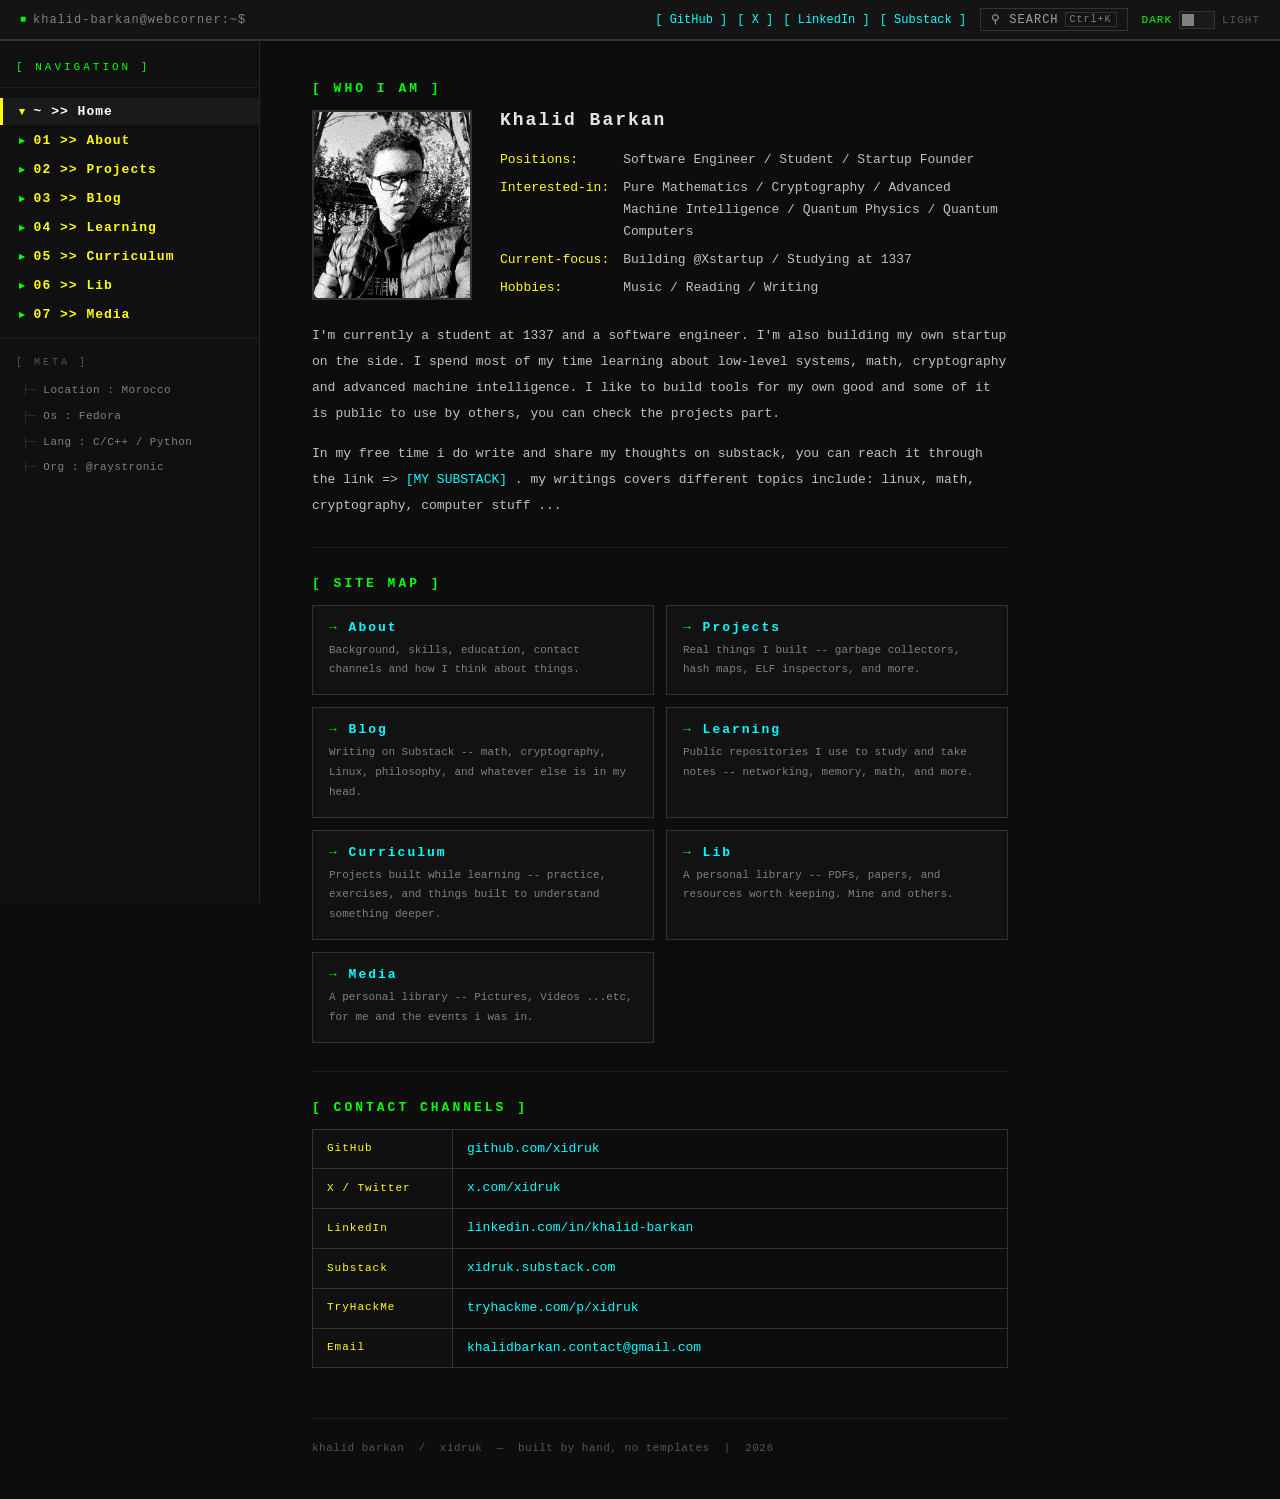
<file: index.html>
<!DOCTYPE html>
<html>
<head>
  <meta charset="UTF-8">
  <meta name="viewport" content="width=device-width, initial-scale=1.0">
  <title>Khalid BARKAN</title>
  <link rel="stylesheet" href="front_logic/styles.css">
</head>
<body>

  <div id="topbar">
    <div id="topbar-left">
      <button id="sidebar-toggle" aria-label="Toggle navigation">&#9776;</button>
      <span>&#9632;</span>
      khalid-barkan@webcorner:~$
    </div>
    <div id="topbar-right">
      <div id="social-links">
        <a href="https://github.com/xidruk" target="_blank">[ GitHub ]</a>
        <a href="https://x.com/xidruk" target="_blank">[ X ]</a>
        <a href="https://www.linkedin.com/in/khalid-barkan-36a628365/" target="_blank">[ LinkedIn ]</a>
        <a href="https://xidruk.substack.com/" target="_blank">[ Substack ]</a>
      </div>
      <button id="search-trigger" title="Search (Ctrl+K)">
        &#9906; SEARCH <span class="search-kbd">Ctrl+K</span>
      </button>
      <div class="theme-switch-wrap" title="Toggle light / dark" id="theme-switch-track">
        <span class="switch-label-dark">DARK</span>
        <div class="switch-track">
          <div class="switch-knob"></div>
        </div>
        <span class="switch-label-light">LIGHT</span>
      </div>
    </div>
  </div>

  <div id="layout">

    <div id="sidebar">
      <div id="sidebar-title">[ NAVIGATION ]</div>
      <div class="toc-item-wrap">
        <a class="toc-nav-link toc-home-link" data-page="home">~ &gt;&gt; Home</a>
      </div>
      <div class="toc-item-wrap">
        <a class="toc-nav-link" data-page="about">01 &gt;&gt; About</a>
      </div>
      <div class="toc-item-wrap">
        <a class="toc-nav-link" data-page="projects">02 &gt;&gt; Projects</a>
      </div>
      <div class="toc-item-wrap">
        <a class="toc-nav-link" data-page="blog">03 &gt;&gt; Blog</a>
      </div>
      <div class="toc-item-wrap">
        <a class="toc-nav-link" data-page="learning">04 &gt;&gt; Learning</a>
      </div>
      <div class="toc-item-wrap">
        <a class="toc-nav-link" data-page="curriculum">05 &gt;&gt; Curriculum</a>
      </div>
      <div class="toc-item-wrap">
        <a class="toc-nav-link" data-page="lib">06 &gt;&gt; Lib</a>
      </div>
      <div class="toc-item-wrap">
        <a class="toc-nav-link" data-page="media">07 &gt;&gt; Media</a>
      </div>
      <span class="toc-status">[ META ]</span>
      <span class="toc-meta-item">Location : Morocco</span>
      <span class="toc-meta-item">Os : Fedora</span>
      <span class="toc-meta-item">Lang : C/C++ / Python</span>
      <span class="toc-meta-item">Org : @raystronic</span>
    </div>

    <div id="main">

      <div class="page hidden" id="page-home">

        <div class="section-label">[ WHO I AM ]</div>
        <div class="home-bio-row">
          <div class="home-pic-wrap">
            <img src="front_logic/my_pic.png" alt="Khalid BARKAN">
          </div>
          <div class="home-identity">
            <div class="home-identity-name">Khalid Barkan</div>
            <table class="identity-table">
              <tr>
                <td>Positions</td>
                <td>Software Engineer / Student / Startup Founder</td>
              </tr>
              <tr>
                <td>Interested-in</td>
                <td>Pure Mathematics / Cryptography / Advanced Machine Intelligence / Quantum Physics / Quantum Computers</td>
              </tr>
              <tr>
                <td>Current-focus</td>
                <td>Building @Xstartup / Studying at 1337</td>
              </tr>
              <tr>
                <td>Hobbies</td>
                <td>Music / Reading / Writing</td>
              </tr>
            </table>
          </div>
        </div>

        <div class="home-bio-text" style="margin-bottom: 20px;">
          <p>
          I'm currently a student at 1337 and a software engineer. I'm also building my own startup on the side. 
          I spend most of my time learning about low-level systems, math, cryptography and advanced machine intelligence. 
          I like to build tools for my own good and some of it is public to use by others, you can check the projects part.
          </p>
          <p style="margin-top: 14px;">
            In my free time i do write and share my thoughts on substack, you can reach it through the link => 
            <a href="https://xidruk.substack.com/" target="_blank">[MY SUBSTACK]</a>
            . my writings covers different topics include: linux, math, cryptography, computer stuff ...
          </p>
        </div>

        <hr>

        <div class="section-label">[ SITE MAP ]</div>
        <div class="home-nav-grid">
          <div class="home-nav-card" data-page="about">
            <div class="home-nav-card-title">About</div>
            <div class="home-nav-card-desc">Background, skills, education, contact channels and how I think about things.</div>
          </div>
          <div class="home-nav-card" data-page="projects">
            <div class="home-nav-card-title">Projects</div>
            <div class="home-nav-card-desc">Real things I built -- garbage collectors, hash maps, ELF inspectors, and more.</div>
          </div>
          <div class="home-nav-card" data-page="blog">
            <div class="home-nav-card-title">Blog</div>
            <div class="home-nav-card-desc">Writing on Substack -- math, cryptography, Linux, philosophy, and whatever else is in my head.</div>
          </div>
          <div class="home-nav-card" data-page="learning">
            <div class="home-nav-card-title">Learning</div>
            <div class="home-nav-card-desc">Public repositories I use to study and take notes -- networking, memory, math, and more.</div>
          </div>
          <div class="home-nav-card" data-page="curriculum">
            <div class="home-nav-card-title">Curriculum</div>
            <div class="home-nav-card-desc">Projects built while learning -- practice, exercises, and things built to understand something deeper.</div>
          </div>
          <div class="home-nav-card" data-page="lib">
            <div class="home-nav-card-title">Lib</div>
            <div class="home-nav-card-desc">A personal library -- PDFs, papers, and resources worth keeping. Mine and others.</div>
          </div>
          <div class="home-nav-card" data-page="media">
            <div class="home-nav-card-title">Media</div>
            <div class="home-nav-card-desc">A personal library -- Pictures, Videos ...etc, for me and the events i was in.</div>
          </div>
        </div>

        <hr>

        <div class="section-label">[ CONTACT CHANNELS ]</div>
        <table class="contact-table">
          <tr>
            <td>GitHub</td>
            <td><a href="https://github.com/xidruk" target="_blank">github.com/xidruk</a></td>
          </tr>
          <tr>
            <td>X / Twitter</td>
            <td><a href="https://x.com/xidruk" target="_blank">x.com/xidruk</a></td>
          </tr>
          <tr>
            <td>LinkedIn</td>
            <td><a href="https://www.linkedin.com/in/khalid-barkan-36a628365/" target="_blank">linkedin.com/in/khalid-barkan</a></td>
          </tr>
          <tr>
            <td>Substack</td>
            <td><a href="https://xidruk.substack.com/" target="_blank">xidruk.substack.com</a></td>
          </tr>
          <tr>
            <td>TryHackMe</td>
            <td><a href="https://tryhackme.com/p/xidruk" target="_blank">tryhackme.com/p/xidruk</a></td>
          </tr>
          <tr>
            <td>Email</td>
            <td><a href="mailto:khalidbarkan.contact@gmail.com">khalidbarkan.contact@gmail.com</a></td>
          </tr>
        </table>

        <div id="footer">
          khalid barkan &nbsp;/&nbsp; xidruk &nbsp;&mdash;&nbsp;
          built by hand, no templates &nbsp;|&nbsp; <span id="footer-year"></span>
        </div>

      </div>

      <div class="page hidden" id="page-about">

        <div class="section-label">[ 01 -- ABOUT ]</div>

        <div class="section-label-sub">$> EDUCATION :</div>
        <table class="data-table">
          <thead>
            <tr>
              <th>Institution</th>
              <th>Period</th>
              <th>Status</th>
            </tr>
          </thead>
          <tbody>
            <tr>
              <td>1337 Coding School</td>
              <td>2024-Present</td>
              <td class="status-active">enrolled</td>
            </tr>
            <tr>
              <td>Sultan Moulay Slimane University</td>
              <td>2021-2023</td>
              <td class="status-drop">dropped out</td>
            </tr>
            <tr>
              <td>EMSET-P >? Moroccan Specialized School of Technical Education</td>
              <td>2022-2024</td>
              <td class="status-done">graduated</td>
            </tr>
          </tbody>
        </table>

        <div class="section-label-sub">$> CERTIFICATIONS & DEGREES : </div>
        <table class="data-table">
          <thead>
            <tr>
              <th>Title</th>
              <th>Institution</th>
              <th>Year</th>
            </tr>
          </thead>
          <tbody>
            <tr>
              <td>TSDI-Bac+2 Technical Degree</td>
              <td>EMSET-P</td>
              <td>2024</td>
            </tr>
          </tbody>
        </table>

        <div class="section-label-sub">$> TECHNICAL SKILLS :</div>
        <table class="data-table">
          <thead>
            <tr>
              <th>Category</th>
              <th>Stack</th>
            </tr>
          </thead>
          <tbody>
            <tr>
              <td>Languages</td>
              <td>C, C++, Python, Bash</td>
            </tr>
            <tr>
              <td>Platforms</td>
              <td>Linux</td>
            </tr>
            <tr>
              <td>Containerization</td>
              <td>Docker</td>
            </tr>
            <tr>
              <td>Version Control</td>
              <td>Git, GitHub</td>
            </tr>
          </tbody>
        </table>

        <div class="section-label-sub">$> SPOKEN LANGUAGES :</div>
        <table class="data-table">
          <thead>
            <tr>
              <th>Language</th>
              <th>Level</th>
            </tr>
          </thead>
          <tbody>
            <tr>
              <td>Arabic</td>
              <td>native</td>
            </tr>
            <tr>
              <td>Tamazight</td>
              <td>native</td>
            </tr>
            <tr>
              <td>English</td>
              <td>working proficiency</td>
            </tr>
          </tbody>
        </table>

        <div class="section-label-sub">$> CONTACT CHANNELS :</div>
        <table class="contact-table">
          <tr>
            <td>GitHub</td>
            <td><a href="https://github.com/xidruk" target="_blank">github.com/xidruk</a></td>
          </tr>
          <tr>
            <td>X / Twitter</td>
            <td><a href="https://x.com/xidruk" target="_blank">x.com/xidruk</a></td>
          </tr>
          <tr>
            <td>LinkedIn</td>
            <td><a href="https://www.linkedin.com/in/khalid-barkan-36a628365/" target="_blank">linkedin.com/in/khalid-barkan</a></td>
          </tr>
          <tr>
            <td>Substack</td>
            <td><a href="https://xidruk.substack.com/" target="_blank">xidruk.substack.com</a></td>
          </tr>
          <tr>
            <td>TryHackMe</td>
            <td><a href="https://tryhackme.com/p/xidruk" target="_blank">tryhackme.com/p/xidruk</a></td>
          </tr>
          <tr>
            <td>Email</td>
            <td><a href="mailto:khalidbarkan.contact@gmail.com">khalidbarkan.contact@gmail.com</a></td>
          </tr>
        </table>

      </div>

      <div class="page hidden" id="page-projects">

        <div class="section-label">[ 02 -- PROJECTS ]</div>

        <div class="home-bio-text" style="margin-bottom: 16px;">
          <p>
            These are projects I built to solve problems I actually faced or to train myself
            on technologies and techniques I was learning. Each one has a real reason behind it.
          </p>
          <p style="margin-top: 10px; color: var(--text-faint); font-size: 12px;">
            CTC :: Call to Contribute -- if you want to contribute to any of these projects,
            contributions are open and welcome on GitHub.
          </p>
          <div class="suk-note">
            <span class="suk-label">SUK</span>
            <span>Shortcuts Unlocking Key :
              <span class="status-live">live</span> == project is finished and live to use &nbsp;&nbsp;
              <span class="status-underdev">underdev</span> == currently under development &nbsp;&nbsp;
              <span class="dlink">[DLink]</span> == direct link to the resource
            </span>
          </div>
        </div>

        <table class="data-table">
          <thead>
            <tr>
              <th>Project</th>
              <th>Description</th>
              <th>Tools</th>
              <th>Status</th>
              <th>Link</th>
            </tr>
          </thead>
          <tbody>
            <tr>
              <td>garbage-collector</td>
              <td>Lightweight GC for C, C++, Python</td>
              <td>C, Make</td>
              <td><span class="status-live">live</span></td>
              <td><a href="#" target="_blank" class="dlink">[DLink]</a></td>
            </tr>
            <tr>
              <td>hash-map</td>
              <td>Key-value store implementation</td>
              <td>C, Make</td>
              <td><span class="status-live">live</span></td>
              <td><a href="#" target="_blank" class="dlink">[DLink]</a></td>
            </tr>
            <tr>
              <td>xt3-tree</td>
              <td>Tree command clone with colors and file sizes</td>
              <td>C, Make</td>
              <td><span class="status-live">live</span></td>
              <td><a href="#" target="_blank" class="dlink">[DLink]</a></td>
            </tr>
            <tr>
              <td>finsp</td>
              <td>File inspector</td>
              <td>Python, C, Make</td>
              <td><span class="status-underdev">underdev</span></td>
              <td><a href="#" target="_blank" class="dlink">[DLink]</a></td>
            </tr>
          </tbody>
        </table>

      </div>

      <div class="page hidden" id="page-blog">
        <div class="section-label">[ 03 -- BLOG ]</div>
        <p style="color: var(--text-muted); font-size: 13px; line-height: 2;">check my blog on Substack : <a href="https://xidruk.substack.com/" target="_blank" >https://xidruk.substack.com/</a></p>
      </div>

      <div class="page hidden" id="page-learning">

        <div class="section-label">[ 04 -- LEARNING ]</div>

        <div class="home-bio-text" style="margin-bottom: 16px;">
          <p>
            These are learning resources I built for myself while studying. I write them down,
            structure them, and make them public so others can read and benefit from them too.
            Every resource here started as personal notes and turned into something shareable.
          </p>
          <p style="margin-top: 10px; color: var(--text-faint); font-size: 12px;">
            CTC :: Call to Contribute -- if you want to contribute to any of these projects,
            contributions are open and welcome on GitHub.
          </p>
          <div class="suk-note">
            <span class="suk-label">SUK</span>
            <span>Shortcuts Unlocking Key :
              <span class="status-live">finished</span> == writing is complete and public &nbsp;&nbsp;
              <span class="status-underdev">underwriting</span> == currently being written &nbsp;&nbsp;
              <span class="dlink">[DLink]</span> == direct link to the resource
            </span>
          </div>
        </div>

        <table class="data-table">
          <thead>
            <tr>
              <th>Title</th>
              <th>Core Concepts</th>
              <th>Status</th>
              <th>Link</th>
            </tr>
          </thead>
          <tbody>
            <tr>
              <td>Math Quest</td>
              <td>A structured quest to understand and learn mathematics from the ground up, foundations, logic, algebra, calculus and beyond</td>
              <td><span class="status-underdev">underwriting</span></td>
              <td><a href="https://github.com/xidruk/" target="_blank" class="dlink">[DLink]</a></td>
            </tr>
            <tr>
              <td>Network Programming</td>
              <td>Hands-on software side of networking, sockets, protocols, system calls, building and interacting with networked applications in code</td>
              <td><span class="status-underdev">underwriting</span></td>
              <td><a href="https://github.com/xidruk/" target="_blank" class="dlink">[DLink]</a></td>
            </tr>
            <tr>
              <td>DSA</td>
              <td>Data structures and algorithms, arrays, linked lists, trees, graphs, sorting, searching, complexity analysis</td>
              <td><span class="status-underdev">underwriting</span></td>
              <td><a href="https://github.com/xidruk/" target="_blank" class="dlink">[DLink]</a></td>
            </tr>
            <tr>
              <td>Computer Networking</td>
              <td>Computer networking from scratch, IP, TCP/UDP, DNS, HTTP, routing, subnetting, OSI model, how the internet actually works</td>
              <td><span class="status-live">finished</span></td>
              <td><a href="https://github.com/xidruk/computer-networking" target="_blank" class="dlink">[DLink]</a></td>
            </tr>
          </tbody>
        </table>

      </div>

      <div class="page hidden" id="page-curriculum">

        <div class="section-label">[ 05 -- CURRICULUM ]</div>

      <div class="home-bio-text" style="margin-bottom: 24px;">
        <p>
          Projects and assignments completed as part of formal curricula, schools, universities, and online programs.
          These are not personal projects, they are structured learning paths with defined objectives.
        </p>
        <div class="suk-note">
          <span class="suk-label">SUK</span>
          <span>Shortcuts Unlocking Key :
            <span class="status-live">finished</span> == project completed &nbsp;&nbsp;
            <span class="status-underdev">underdev</span> == still in progress &nbsp;&nbsp;
            <span class="dlink">[DLink]</span> == direct link to the resource
          </span>
        </div>
      </div>

        <div class="section-label-sub">$> 42 NETWORK: 1337 CODING SCHOOL </div>
        <div class="home-bio-text" style="margin-bottom: 12px;">
          <p>
            1337 is part of the 42 Network, a peer-to-peer programming school with no teachers and no lectures.
            Everything is project-based. You figure it out or you don't move forward.
          </p>
        </div>
        <table class="data-table">
          <thead>
            <tr>
              <th>Project</th>
              <th>Description</th>
              <th>Status</th>
              <th>Core Learning</th>
              <th>Link</th>
            </tr>
          </thead>
          <tbody>
            <tr>
              <td>ft_irc</td>
              <td>IRC server implementation</td>
              <td><span class="status-underdev">underdev</span></td>
              <td>networking, sockets, TCP, protocols</td>
              <td><a href="https://github.com/xidruk/" target="_blank">[DLink]</a></td>
            </tr>
            <tr>
              <td>inception</td>
              <td>Multi-service infrastructure with Docker</td>
              <td><span class="status-underdev">underdev</span></td>
              <td>Docker, containers, networking, services</td>
              <td><a href="https://github.com/xidruk/" target="_blank">[DLink]</a></td>
            </tr>
            <tr>
              <td>cpp modules 00-04</td>
              <td>C++ fundamentals through 5 progressive modules</td>
              <td><span class="status-live">finished</span></td>
              <td>OOP, classes, inheritance, polymorphism, interfaces</td>
              <td><a href="https://github.com/xidruk/" target="_blank">[DLink]</a></td>
            </tr>
            <tr>
              <td>netpractice</td>
              <td>Network configuration and subnetting exercises</td>
              <td><span class="status-live">finished</span></td>
              <td>TCP/IP, subnetting, routing, network config</td>
              <td><a href="https://github.com/xidruk/" target="_blank">[DLink]</a></td>
            </tr>
            <tr>
              <td>cub3d</td>
              <td>3D game engine using raycasting</td>
              <td><span class="status-live">finished</span></td>
              <td>raycasting, 3D rendering, math, graphics, C</td>
              <td><a href="https://github.com/xidruk/" target="_blank">[DLink]</a></td>
            </tr>
            <tr>
              <td>philosophers</td>
              <td>Dining philosophers concurrency problem</td>
              <td><span class="status-live">finished</span></td>
              <td>threads, mutexes, deadlock, concurrency, C</td>
              <td><a href="https://github.com/xidruk/" target="_blank">[DLink]</a></td>
            </tr>
            <tr>
              <td>minishell</td>
              <td>Bash-like shell implementation</td>
              <td><span class="status-live">finished</span></td>
              <td>processes, pipes, signals, parsing, fork, exec</td>
              <td><a href="https://github.com/xidruk/" target="_blank">[DLink]</a></td>
            </tr>
            <tr>
              <td>fract-ol</td>
              <td>Fractal renderer -- Mandelbrot, Julia sets</td>
              <td><span class="status-live">finished</span></td>
              <td>complex numbers, graphics, math, optimization</td>
              <td><a href="https://github.com/xidruk/" target="_blank">[DLink]</a></td>
            </tr>
            <tr>
              <td>push_swap</td>
              <td>Sorting algorithm with limited stack operations</td>
              <td><span class="status-live">finished</span></td>
              <td>algorithms, sorting, stacks, complexity</td>
              <td><a href="https://github.com/xidruk/" target="_blank">[DLink]</a></td>
            </tr>
            <tr>
              <td>minitalk</td>
              <td>Process communication using UNIX signals</td>
              <td><span class="status-live">finished</span></td>
              <td>signals, SIGUSR1, SIGUSR2, IPC, bit manipulation</td>
              <td><a href="https://github.com/xidruk/" target="_blank">[DLink]</a></td>
            </tr>
            <tr>
              <td>born2beroot</td>
              <td>VM setup and Linux system administration</td>
              <td><span class="status-live">finished</span></td>
              <td>Linux, VM, partitioning, SSH, firewall, sudo, cron</td>
              <td><a href="https://github.com/xidruk/" target="_blank">[DLink]</a></td>
            </tr>
            <tr>
              <td>get_next_line</td>
              <td>Read a file line by line using a single fd</td>
              <td><span class="status-live">finished</span></td>
              <td>file descriptors, static variables, buffers, C</td>
              <td><a href="https://github.com/xidruk/" target="_blank">[DLink]</a></td>
            </tr>
            <tr>
              <td>ft_printf</td>
              <td>Reimplementation of printf from scratch</td>
              <td><span class="status-live">finished</span></td>
              <td>variadic functions, parsing, format specifiers, C</td>
              <td><a href="https://github.com/xidruk/" target="_blank">[DLink]</a></td>
            </tr>
            <tr>
              <td>libft</td>
              <td>Custom C standard library from scratch</td>
              <td><span class="status-live">finished</span></td>
              <td>C, memory, strings, linked lists, stdlib reimplementation</td>
              <td><a href="https://github.com/xidruk/" target="_blank">[DLink]</a></td>
            </tr>
          </tbody>
        </table>

        <div class="section-label-sub">$> MOOC.FI: UNIVERSITY OF HELSINKI</div>
        <div class="home-bio-text" style="margin-bottom: 12px;">
          <p>
            The University of Helsinki's Department of Computer Science offers free open online courses.
            I completed two Python courses, an introduction and an advanced track.
          </p>
        </div>
        <table class="data-table">
          <thead>
            <tr>
              <th>Course</th>
              <th>Description</th>
              <th>Status</th>
              <th>Core Learning</th>
              <th>Link</th>
            </tr>
          </thead>
          <tbody>
            <tr>
              <td>Introduction to Programming</td>
              <td>First Python course -- basics, logic, data structures</td>
              <td><span class="status-live">finished</span></td>
              <td>Python, variables, loops, functions, files, OOP basics</td>
              <td><a href="https://github.com/xidruk/" target="_blank">[DLink]</a></td>
            </tr>
            <tr>
              <td>Advanced Programming</td>
              <td>Second Python course -- deeper OOP, algorithms, functional programming</td>
              <td><span class="status-underdev">underdev</span></td>
              <td>OOP, recursion, algorithms, iterators, generators</td>
              <td><a href="https://github.com/xidruk/" target="_blank">[DLink]</a></td>
            </tr>
          </tbody>
        </table>

        <div class="section-label-sub">$> EMSET-P: TECHNICAL SCHOOL </div>
        <div class="home-bio-text" style="margin-bottom: 12px;">
          <p>
            2-year technical formation at EMSET-P. Curriculum data not available for public sharing.
          </p>
        </div>
        <table class="data-table">
          <thead>
            <tr>
              <th>Course</th>
              <th>Description</th>
              <th>Status</th>
              <th>Core Learning</th>
              <th>Link</th>
            </tr>
          </thead>
          <tbody>
            <tr>
              <td class="cell-na">n/a</td>
              <td class="cell-na">n/a</td>
              <td class="cell-na">n/a</td>
              <td class="cell-na">n/a</td>
              <td class="cell-na">n/a</td>
            </tr>
          </tbody>
        </table>

        <div class="section-label-sub">$> SULTAN MOULAY SLIMANE UNIVERSITY: PHYSICS </div>
        <div class="home-bio-text" style="margin-bottom: 12px;">
          <p>
            Physics studies at Sultan Moulay Slimane University. Curriculum data not available for public sharing.
          </p>
        </div>
        <table class="data-table">
          <thead>
            <tr>
              <th>Course</th>
              <th>Description</th>
              <th>Status</th>
              <th>Core Learning</th>
              <th>Link</th>
            </tr>
          </thead>
          <tbody>
            <tr>
              <td class="cell-na">n/a</td>
              <td class="cell-na">n/a</td>
              <td class="cell-na">n/a</td>
              <td class="cell-na">n/a</td>
              <td class="cell-na">n/a</td>
            </tr>
          </tbody>
        </table>

      </div>

      <div class="page hidden" id="page-lib">
        <div class="section-label">[ 06 -- LIB ]</div>
        <p style="color: var(--text-muted); font-size: 13px; line-height: 2;">RESOURCE NOT FOUND !</p>
      </div>
      <div class="page hidden" id="page-media">
        <div class="section-label">[ 07 -- MEDIA ]</div>

        <div class="home-bio-text" style="margin-bottom: 16px;">
          <p>
            Photos, videos, and documentation from events, conferences, and gatherings I've attended.
            Each entry has its own dedicated page inside the <strong>/media</strong> directory.
          </p>
          <div class="suk-note">
            <span class="suk-label">NB: [DLink] == means Direct Link</span>
          </div>
        </div>

        <table class="data-table">
          <thead>
            <tr>
              <th>Title</th>
              <th>Description</th>
              <th>Date</th>
              <th>Page Link</th>
            </tr>
          </thead>
          <tbody>
            <tr>
              <td>GITEX Africa 2026</td>
              <td>Africa's largest tech & startup event — networking, deep tech talks, and innovation showcases.</td>
              <td>April 2026</td>
              <td><a href="./media/gitex_africa_2026.html" class="dlink" target="_blank">[DLink]</a></td>
            </tr>
          </tbody>
        </table>


      </div>

    </div>

  </div>

  <script src="front_logic/app.js"></script>
  <script src="front_logic/lookup_bar.js"></script>
</body>
</html>
</file>
<file: front_logic/styles.css>
/*default mode colors => dark mode */

:root {
  --bg-primary:    #0d0d0d; 
  --bg-secondary:  #141414;
  --bg-sidebar:    #101010;
  --bg-card:       #121212;
  --bg-hover:      #1a1a1a;
  --bg-hover2:     #141414;

  --border-1:      #333333;
  --border-2:      #262626;
  --border-3:      #1f1f1f;

  --text-primary:  #e5e5e5; 
  --text-dim:      #c0c0c0; 
  --text-muted:    #a0a0a0; 
  --text-faint:    #808080; 
  --text-ghost:    #555555; 

  --accent-yellow: #ffff00;
  --accent-cyan:   #00ffff;
  --accent-green:  #00ff00;

  --scrollbar-track: #0d0d0d;
  --scrollbar-thumb: #333333;
}

/*exception mode colors => light mode */
body.light {
  --bg-primary:    #f0ede4;
  --bg-secondary:  #e6e1d6;
  --bg-sidebar:    #eae5da;
  --bg-card:       #e8e3d8;
  --bg-hover:      #ddd8cc;
  --bg-hover2:     #e0dace;

  --border-1:      #b8b098;
  --border-2:      #c8c0a8;
  --border-3:      #c0b898;

  --text-primary:  #1a1a0a;
  --text-dim:      #3a3828;
  --text-muted:    #5a5440;
  --text-faint:    #7a7060;
  --text-ghost:    #8a8070;

  --accent-yellow: #7a6800;
  --accent-cyan:   #005868;
  --accent-green:  #206800;

  --scrollbar-track: #e0dace;
  --scrollbar-thumb: #b8b098;
}

/*
>? RESET [zero out browser defaults]
*/
* {
  margin: 0;
  padding: 0;
  box-sizing: border-box;
}

/*
>? BASE [body font, background, theme transition]
*/
body {
  background-color: var(--bg-primary);
  color: var(--text-primary);
  font-family: "Courier New", Courier, monospace;
  font-size: 14px;
  transition: background-color 0.2s ease, color 0.2s ease;
}

/*
>? TOPBAR [sticky header bar with links, search, theme switch]
*/
#topbar {
  background-color: var(--bg-secondary);
  border-bottom: 2px solid var(--border-1);
  padding: 8px 20px;
  display: flex;
  justify-content: space-between;
  align-items: center;
  position: sticky;
  top: 0;
  z-index: 100;
}

#topbar-left {
  display: flex;
  align-items: center;
  gap: 6px;
  color: var(--text-faint);
  font-size: 12px;
  letter-spacing: 1px;
}

#topbar-left span {
  color: var(--accent-green);
  font-size: 10px;
}

#topbar-right {
  display: flex;
  align-items: center;
  gap: 14px;
}

#social-links {
  display: flex;
  gap: 10px;
}

#social-links a {
  color: var(--accent-cyan);
  text-decoration: none;
  font-size: 12px;
}

#social-links a:hover {
  color: var(--accent-yellow);
}

/*
>? SEARCH BUTTON [the topbar search trigger with Ctrl+K hint]
*/
#search-trigger {
  background: none;
  border: 1px solid var(--border-1);
  color: var(--text-muted);
  font-family: "Courier New", Courier, monospace;
  font-size: 12px;
  padding: 3px 10px;
  cursor: pointer;
  letter-spacing: 1px;
  display: flex;
  align-items: center;
  gap: 6px;
  transition: color 0.15s, border-color 0.15s;
}

#search-trigger:hover {
  color: var(--accent-green);
  border-color: var(--accent-green);
}

#search-trigger .search-kbd {
  color: var(--text-faint);
  font-size: 10px;
  border: 1px solid var(--border-1);
  padding: 1px 4px;
}

/*
>? THEME SWITCH [the DARK / toggle / LIGHT control in the topbar]
*/
.theme-switch-wrap {
  display: flex;
  align-items: center;
  gap: 7px;
  font-size: 11px;
  letter-spacing: 1px;
  cursor: pointer;
  user-select: none;
}

.switch-label-dark  { color: var(--accent-green); }
.switch-label-light { color: var(--text-ghost);   }

body.light .switch-label-dark  { color: var(--text-ghost);   }
body.light .switch-label-light { color: var(--accent-green); }

.switch-track {
  width: 36px;
  height: 18px;
  background-color: #1a1a1a;
  border: 1px solid var(--border-1);
  position: relative;
  cursor: pointer;
  transition: background-color 0.2s;
}

body.light .switch-track {
  background-color: #c8c0a8;
}

.switch-knob {
  position: absolute;
  top: 2px;
  left: 2px;
  width: 12px;
  height: 12px;
  background-color: var(--text-faint);
  transition: left 0.2s, background-color 0.2s;
}

body.light .switch-knob {
  left: 20px;
  background-color: var(--text-muted);
}

/*
>? LAYOUT [sidebar + main two-column flex container]
*/
#layout {
  display: flex;
  min-height: calc(100vh - 38px);
}

/*
>? SIDEBAR [fixed left nav column]
*/
#sidebar {
  width: 260px;
  min-width: 260px;
  background-color: var(--bg-sidebar);
  border-right: 1px solid var(--border-2);
  padding: 20px 0;
  position: sticky;
  top: 38px;
  height: calc(100vh - 38px);
  overflow-y: auto;
  overflow-x: hidden;
}

#sidebar::-webkit-scrollbar       { width: 4px; }
#sidebar::-webkit-scrollbar-track { background: var(--scrollbar-track); }
#sidebar::-webkit-scrollbar-thumb { background: var(--scrollbar-thumb); }

#sidebar-title {
  color: var(--accent-green);
  font-size: 11px;
  letter-spacing: 3px;
  padding: 0 16px 14px 16px;
  border-bottom: 1px solid var(--border-3);
  margin-bottom: 10px;
}

/*
>? NAV LINKS [sidebar navigation items with active and hover states]
*/
.toc-item-wrap { margin-bottom: 2px; }

.toc-nav-link {
  display: block;
  color: var(--accent-yellow);
  text-decoration: none;
  font-size: 13px;
  font-weight: bold;
  padding: 6px 16px;
  letter-spacing: 1px;
  border-left: 3px solid transparent;
  cursor: pointer;
}

.toc-nav-link::before        { content: "▸ "; color: var(--accent-green); font-size: 11px; }
.toc-nav-link.active::before { content: "▾ "; color: var(--accent-yellow); }

.toc-nav-link:hover,
.toc-nav-link.active {
  color: #ffffff;
  background-color: var(--bg-hover);
  border-left-color: var(--accent-yellow);
}

/*
>? SIDEBAR META [the key-value info block at the bottom of the sidebar]
*/
.toc-status {
  display: block;
  padding: 18px 16px 10px 16px;
  color: var(--text-ghost);
  font-size: 10px;
  letter-spacing: 3px;
  border-top: 1px solid var(--border-3);
  margin-top: 10px;
}

.toc-meta-item {
  display: block;
  color: var(--text-faint);
  font-size: 11px;
  padding: 3px 16px 3px 22px;
  letter-spacing: 0.5px;
  line-height: 1.8;
}

.toc-meta-item::before { content: "├─ "; color: var(--border-1); }

/*
>? MAIN AREA [right scrollable content column]
*/
#main {
  flex: 1;
  padding: 40px 52px;
  max-width: 800px;
}

.page        { display: block; }
.page.hidden { display: none;  }

/*
>? SHARED COMPONENTS [hr, section label, links, scrollbar, hidden class]
*/
hr {
  border: none;
  border-top: 1px solid var(--border-3);
  margin: 28px 0;
}

.section-label {
  color: var(--accent-green);
  font-size: 13px;
  letter-spacing: 3px;
  margin-bottom: 14px;
  font-weight: bold;
}

a       { color: var(--accent-cyan); text-decoration: none; }
a:hover { color: var(--accent-yellow); }
.hidden { display: none; }

::-webkit-scrollbar       { width: 6px; }
::-webkit-scrollbar-track { background: var(--scrollbar-track); }
::-webkit-scrollbar-thumb { background: var(--scrollbar-thumb); }

/*
>? HOME -- BIO ROW [photo + identity table side by side]
*/
.home-bio-row {
  display: flex;
  gap: 28px;
  align-items: flex-start;
  margin-bottom: 20px;
}

.home-pic-wrap {
  flex-shrink: 0;
  border: 2px solid var(--border-1);
  width: 160px;
  height: 190px;
  overflow: hidden;
  filter: grayscale(30%);
}

.home-pic-wrap img {
  width: 100%;
  height: 100%;
  object-fit: cover;
  display: block;
  filter: contrast(1.05);
}

.home-identity {
  display: flex;
  flex-direction: column;
  gap: 10px;
  justify-content: flex-start;
}

.home-identity-name {
  color: var(--text-primary);
  font-size: 18px;
  font-weight: bold;
  letter-spacing: 2px;
  margin-bottom: 6px;
}

/*
>? HOME -- IDENTITY TABLE [key: value rows next to the photo]
*/
.identity-table { border-collapse: collapse; font-size: 13px; }

.identity-table td {
  padding: 3px 0;
  vertical-align: top;
  line-height: 1.7;
}

.identity-table td:first-child {
  color: var(--accent-yellow);
  white-space: nowrap;
  padding-right: 14px;
}

.identity-table td:first-child::after { content: ":"; }
.identity-table td:last-child { color: var(--text-dim); }

/*
>? HOME -- BIO TEXT [description paragraphs below the photo block]
*/
.home-bio-text {
  color: var(--text-dim);
  font-size: 13px;
  line-height: 2;
}

.home-bio-text p + p { margin-top: 14px; }

/*
>? HOME -- SITE MAP GRID [2-column card grid for page navigation]
*/
.home-nav-grid {
  display: grid;
  grid-template-columns: 1fr 1fr;
  gap: 12px;
  margin-top: 4px;
}

.home-nav-card {
  border: 1px solid var(--border-1);
  padding: 14px 16px;
  cursor: pointer;
  background-color: var(--bg-card);
  transition: border-color 0.15s, background-color 0.15s;
}

.home-nav-card:hover {
  border-color: var(--accent-cyan);
  background-color: var(--bg-hover);
}

.home-nav-card-title {
  color: var(--accent-cyan);
  font-size: 13px;
  font-weight: bold;
  letter-spacing: 2px;
  margin-bottom: 6px;
}

.home-nav-card-title::before { content: "→ "; color: var(--accent-green); }

.home-nav-card-desc {
  color: var(--text-faint);
  font-size: 11px;
  line-height: 1.8;
}

/*
>? CONTACT TABLE [key-value table used on home and about pages]
*/
.contact-table {
  border-collapse: collapse;
  width: 100%;
  margin-top: 4px;
  border: 1px solid var(--border-1);
}

.contact-table tr              { border-bottom: 1px solid var(--border-1); }
.contact-table tr:last-child   { border-bottom: none; }

.contact-table td {
  padding: 9px 14px;
  font-size: 13px;
  vertical-align: middle;
  line-height: 1.6;
  border-right: 1px solid var(--border-1);
}

.contact-table td:last-child { border-right: none; color: var(--text-dim); }

.contact-table td:first-child {
  color: var(--accent-yellow);
  width: 140px;
  letter-spacing: 1px;
  font-size: 11px;
  white-space: nowrap;
  background-color: var(--bg-sidebar);
}

.contact-table td:last-child a       { color: var(--accent-cyan); }
.contact-table td:last-child a:hover { color: var(--accent-yellow); }

/*
>? DATA TABLE [structured table with header row for about page sections]
*/
.data-table {
  border-collapse: collapse;
  width: 100%;
  margin-top: 4px;
  margin-bottom: 8px;
  border: 1px solid var(--border-1);
}

.data-table thead tr { background-color: var(--bg-sidebar); }

.data-table th {
  padding: 8px 14px;
  text-align: left;
  color: var(--accent-green);
  font-size: 11px;
  letter-spacing: 2px;
  border-bottom: 1px solid var(--border-1);
  border-right: 1px solid var(--border-1);
  font-weight: bold;
}

.data-table th:last-child { border-right: none; }

.data-table tbody tr            { border-bottom: 1px solid var(--border-1); }
.data-table tbody tr:last-child { border-bottom: none; }

.data-table td {
  padding: 9px 14px;
  font-size: 13px;
  color: var(--text-dim);
  vertical-align: middle;
  line-height: 1.7;
  border-right: 1px solid var(--border-1);
}

.data-table td:last-child  { border-right: none; }
.data-table td:first-child { color: var(--text-primary); }

.status-active { color: var(--accent-green); }
.status-done   { color: var(--accent-cyan);  }
.status-drop   { color: var(--text-muted);   }

/*
>? FOOTER [bottom of each page]
*/
#footer {
  margin-top: 50px;
  border-top: 1px solid var(--border-3);
  padding-top: 18px;
  color: var(--text-ghost);
  font-size: 11px;
  line-height: 2;
  letter-spacing: 0.5px;
}

/*
>? LOOKUP OVERLAY [the Ctrl+K search modal -- backdrop + modal box]
*/
#lookup-overlay {
  display: none;
  position: fixed;
  top: 0; left: 0;
  width: 100%; height: 100%;
  z-index: 8000;
  align-items: flex-start;
  justify-content: center;
  padding-top: 80px;
  box-sizing: border-box;
}

#lookup-overlay.active { display: flex; }

#lookup-backdrop {
  position: absolute;
  top: 0; left: 0;
  width: 100%; height: 100%;
  background: rgba(0, 0, 0, 0.75);
  cursor: pointer;
}

#lookup-modal {
  position: relative;
  z-index: 1;
  width: 600px;
  max-width: 92vw;
  background: var(--bg-secondary);
  border: 1px solid var(--border-1);
  box-shadow: 0 0 0 1px var(--border-1), 0 30px 80px rgba(0,0,0,0.6), 0 0 40px rgba(0,255,0,0.05);
}

#lookup-header {
  display: flex;
  align-items: center;
  padding: 12px 16px;
  border-bottom: 1px solid var(--border-1);
  gap: 10px;
}

#lookup-icon { color: var(--accent-green); font-size: 16px; flex-shrink: 0; }

#lookup-input {
  flex: 1;
  background: transparent;
  border: none;
  outline: none;
  color: var(--text-primary);
  font-family: "Courier New", Courier, monospace;
  font-size: 14px;
  letter-spacing: 0.5px;
  caret-color: var(--accent-green);
}

#lookup-input::placeholder { color: var(--text-faint); }

#lookup-esc-tag {
  color: var(--text-muted);
  font-size: 10px;
  border: 1px solid var(--border-1);
  padding: 2px 7px;
  letter-spacing: 1.5px;
  cursor: pointer;
  flex-shrink: 0;
  font-family: "Courier New", Courier, monospace;
  transition: color 0.1s, border-color 0.1s;
}

#lookup-esc-tag:hover { color: var(--accent-yellow); border-color: var(--accent-yellow); }

/*
>? LOOKUP RESULTS [the scrollable list of matched items]
*/
#lookup-results { max-height: 360px; overflow-y: auto; }

#lookup-results::-webkit-scrollbar       { width: 4px; }
#lookup-results::-webkit-scrollbar-track { background: transparent; }
#lookup-results::-webkit-scrollbar-thumb { background: var(--border-1); }

.lk-result {
  display: flex;
  align-items: flex-start;
  padding: 10px 14px;
  cursor: pointer;
  border-bottom: 1px solid var(--border-3);
  gap: 10px;
  transition: background-color 0.08s;
}

.lk-result:last-child             { border-bottom: none; }
.lk-result:hover,
.lk-result.lk-selected           { background-color: var(--bg-hover); }
.lk-result.lk-selected .lk-arrow { color: var(--accent-green); }

.lk-tag {
  font-size: 10px;
  letter-spacing: 1.5px;
  padding: 2px 6px;
  border: 1px solid;
  margin-top: 2px;
  flex-shrink: 0;
  min-width: 52px;
  text-align: center;
  font-family: "Courier New", Courier, monospace;
}

.lk-tag-section { color: var(--accent-yellow); border-color: var(--accent-yellow); }
.lk-tag-item    { color: var(--accent-cyan);   border-color: var(--accent-cyan);   }

.lk-text { flex: 1; min-width: 0; }

.lk-label {
  color: var(--text-primary);
  font-size: 13px;
  white-space: nowrap;
  overflow: hidden;
  text-overflow: ellipsis;
}

.lk-label mark {
  background: transparent;
  color: var(--accent-yellow);
  font-weight: bold;
  text-decoration: underline;
  text-decoration-color: var(--accent-yellow);
  text-underline-offset: 2px;
}

.lk-sublabel {
  color: var(--text-faint);
  font-size: 11px;
  margin-top: 3px;
  white-space: nowrap;
  overflow: hidden;
  text-overflow: ellipsis;
}

.lk-arrow {
  color: var(--border-1);
  font-size: 13px;
  flex-shrink: 0;
  align-self: center;
  transition: color 0.1s;
}

.lk-empty {
  padding: 28px;
  text-align: center;
  color: var(--text-muted);
  letter-spacing: 2px;
  font-size: 12px;
}

/*
>? LOOKUP FOOTER [keyboard shortcut hints at the bottom of the modal]
*/
#lookup-footer {
  display: flex;
  gap: 14px;
  padding: 7px 14px;
  border-top: 1px solid var(--border-3);
  align-items: center;
  flex-wrap: wrap;
}

.lk-hint {
  color: var(--text-muted);
  font-size: 11px;
  display: flex;
  align-items: center;
  gap: 3px;
}

.lk-hint kbd {
  font-family: "Courier New", Courier, monospace;
  background: var(--bg-hover);
  border: 1px solid var(--border-1);
  padding: 1px 4px;
  font-size: 10px;
  color: var(--text-dim);
}

.lk-hint-right { margin-left: auto; }

/*
>? SUB SECTION LABEL [section titles inside pages, one level below page title]
*/
.section-label-sub {
  color: #ff8800;
  font-size: 12px;
  letter-spacing: 3px;
  margin-bottom: 14px;
  margin-top: 28px;
  font-weight: bold;
}

body.light .section-label-sub {
  color: #884400;
}

/*
>? PROJECT STATUS BADGES [colored label badges for project status]
*/
.status-live {
  background-color: #003300;
  color: var(--accent-green);
  padding: 2px 8px;
  font-size: 11px;
  letter-spacing: 1px;
  white-space: nowrap;
  display: inline-block;
  border: 1px solid var(--accent-green);
}

.status-underdev {
  background-color: #332200;
  color: var(--accent-yellow);
  padding: 2px 8px;
  font-size: 11px;
  letter-spacing: 1px;
  white-space: nowrap;
  display: inline-block;
  border: 1px solid var(--accent-yellow);
}

body.light .status-live    { background-color: #ccffcc; color: #1a5500; border-color: #206800; }
body.light .status-underdev { background-color: #fff5cc; color: #664400; border-color: #997700; }

.cell-na {
  color: #ff3333;
  font-weight: bold;
  font-size: 12px;
  letter-spacing: 1px;
}

.cell-na::before { content: "✗ "; }

.status-live { /* already in your css */ }

/*
>? SUK NOTE [shortcuts unlocking key note block]
*/
.suk-note {
  border: 1px solid var(--border-1);
  padding: 10px 14px;
  margin-top: 10px;
  font-size: 12px;
  color: var(--text-faint);
  display: flex;
  gap: 12px;
  align-items: baseline;
  background-color: var(--bg-card);
}

.suk-label {
  color: var(--accent-yellow);
  font-weight: bold;
  letter-spacing: 2px;
  font-size: 11px;
  white-space: nowrap;
  flex-shrink: 0;
}

/*
>? DLINK [direct link style]
*/
.dlink {
  color: var(--accent-cyan);
  letter-spacing: 1px;
  font-size: 12px;
}

.dlink:hover { color: var(--accent-yellow); }

/* Custom text selection color */
::selection {
  background-color: var(--accent-yellow);
  color: #000;
}

/* Flash animation for targeted items */
@keyframes flash-highlight {
  0%   { background-color: transparent; }
  20%  { background-color: rgba(255, 255, 0, 0.3); } /* Yellow tint */
  100% { background-color: transparent; }
}

.jump-highlight {
  animation: flash-highlight 1.5s ease-out;
  border-radius: 4px;
}

/* Make search results selection feel more "mechanical" */
.lk-result.lk-selected {
  background-color: var(--bg-hover) !important;
  border-left: 3px solid var(--accent-green);
}
/*
>? RESPONSIVE [mobile & tablet breakpoints -- additive only, nothing above is changed]
*/

/* Hamburger button -- hidden on desktop */
#sidebar-toggle {
  display: none;
  background: none;
  border: 1px solid var(--border-1);
  color: var(--text-muted);
  font-size: 16px;
  padding: 2px 8px;
  cursor: pointer;
  font-family: "Courier New", Courier, monospace;
  line-height: 1;
  transition: color 0.15s, border-color 0.15s;
  flex-shrink: 0;
}

#sidebar-toggle:hover {
  color: var(--accent-green);
  border-color: var(--accent-green);
}

/* Mobile sidebar overlay backdrop */
#sidebar-backdrop {
  display: none;
  position: fixed;
  inset: 0;
  background: rgba(0, 0, 0, 0.6);
  z-index: 199;
}

#sidebar-backdrop.active { display: block; }

/* ── Tablet (≤ 900px) ── */
@media (max-width: 900px) {
  #main {
    padding: 28px 24px;
    max-width: 100%;
  }

  /* Social links: shorten to just brackets */
  #social-links a {
    font-size: 11px;
  }
}

/* ── Mobile (≤ 680px) ── */
@media (max-width: 680px) {

  /* Base font size bump */
  body { font-size: 16px !important; }

  /* Section labels */
  .section-label     { font-size: 15px !important; }
  .section-label-sub { font-size: 14px !important; margin-top: 20px; }

  /* Body / bio text */
  .home-bio-text p { font-size: 15px !important; line-height: 1.8; }

  /* Identity table */
  .identity-table            { font-size: 15px !important; }
  .identity-table td         { display: block; padding: 1px 0; font-size: 15px !important; }
  .identity-table td:first-child {
    color: var(--accent-yellow);
    padding-top: 6px;
  }

  /* Nav cards */
  .home-nav-card-title { font-size: 15px !important; }
  .home-nav-card-desc  { font-size: 14px !important; }

  /* Data tables & contact table */
  .data-table td,
  .data-table th    { font-size: 14px !important; }
  .contact-table td { font-size: 14px !important; }

  /* Sidebar nav links */
  .toc-nav-link  { font-size: 15px !important; }
  .toc-meta-item { font-size: 13px !important; }

  /* Topbar */
  #topbar-left   { font-size: 14px !important; }

  /* Show hamburger, hide topbar-left label text */
  #sidebar-toggle { display: inline-flex; align-items: center; }
  #topbar-left span { display: none; }

  /* Topbar: stack into two rows */
  #topbar {
    flex-wrap: wrap;
    gap: 6px;
    padding: 8px 12px;
  }

  #topbar-right {
    gap: 8px;
    flex-wrap: wrap;
  }

  /* Hide social links on very small screens -- they're in the page too */
  #social-links { display: none; }

  /* Shrink search button */
  #search-trigger .search-kbd { display: none; }
  #search-trigger { padding: 3px 8px; font-size: 12px !important; }

  /* Sidebar becomes a slide-in drawer */
  #sidebar {
    position: fixed;
    top: 0;
    left: -280px;
    height: 100vh;
    width: 260px;
    z-index: 200;
    transition: left 0.22s ease;
    border-right: 2px solid var(--border-1);
  }

  #sidebar.sidebar-open { left: 0; }

  /* Main fills full width */
  #layout { display: block; }
  #main {
    padding: 20px 16px;
    max-width: 100%;
    width: 100%;
  }

  /* Bio row: stack photo above identity table */
  .home-bio-row {
    flex-direction: column;
    align-items: flex-start;
    gap: 16px;
  }

  .home-pic-wrap {
    width: 120px;
    height: 145px;
  }

  /* Tables: scroll horizontally instead of overflowing */
  .data-table,
  .contact-table {
    display: block;
    overflow-x: auto;
    -webkit-overflow-scrolling: touch;
    white-space: nowrap;
  }

  /* But keep body text wrapping normally */
  .data-table td,
  .data-table th,
  .contact-table td {
    white-space: normal;
    min-width: 80px;
  }

  /* Nav grid: single column */
  .home-nav-grid { grid-template-columns: 1fr !important; }

  /* Lookup modal */
  #lookup-overlay { padding-top: 20px; }
  #lookup-modal   { max-width: 96vw; }
}
</file>
